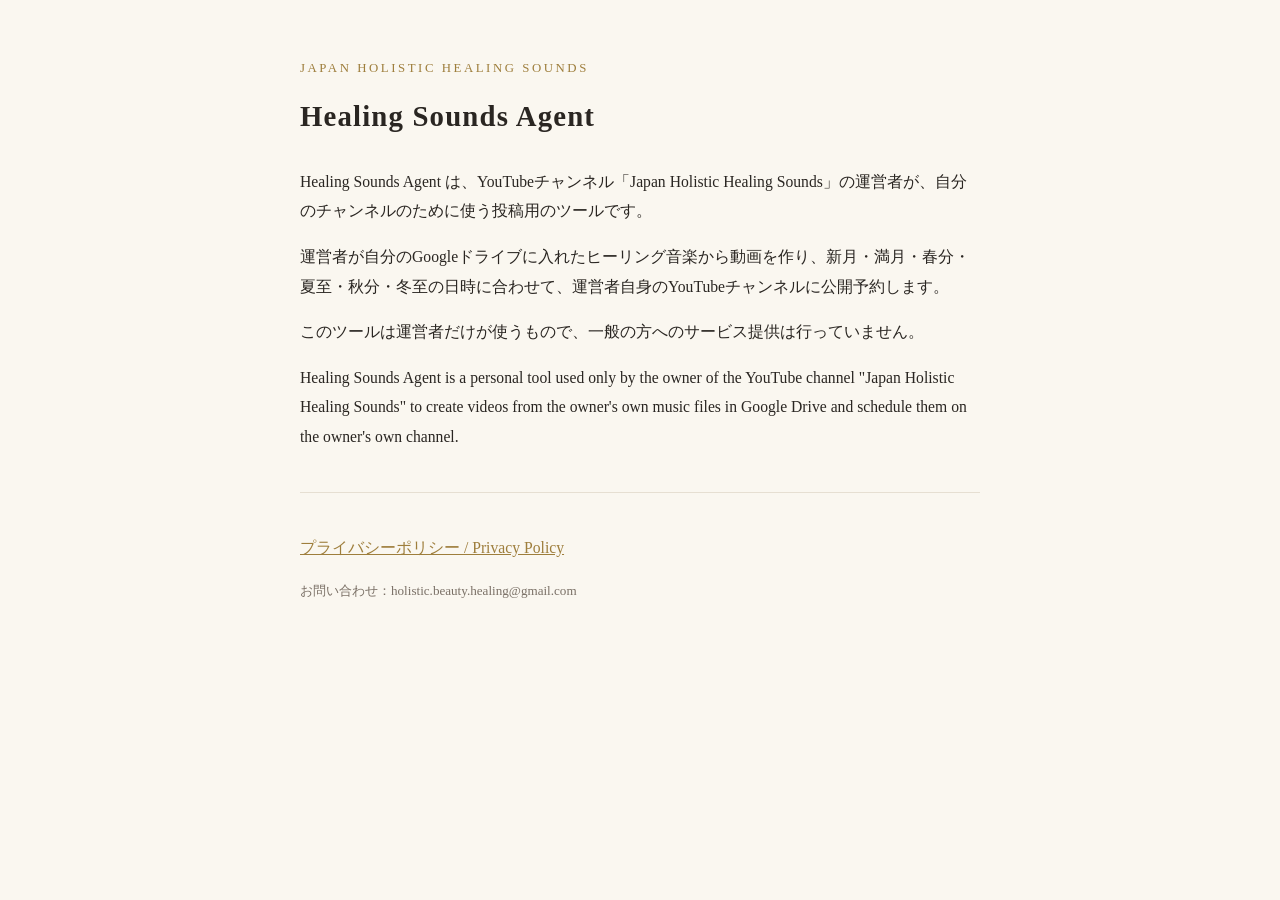
<file: index.html>
<!doctype html><html lang="ja"><head><meta charset="utf-8"><meta name="viewport" content="width=device-width,initial-scale=1">
<title>Healing Sounds Agent</title><link rel="stylesheet" href="style.css"></head><body><main>
<div class="eyebrow">Japan Holistic Healing Sounds</div>
<h1>Healing Sounds Agent</h1>
<p>Healing Sounds Agent は、YouTubeチャンネル「Japan Holistic Healing Sounds」の運営者が、自分のチャンネルのために使う投稿用のツールです。</p>
<p>運営者が自分のGoogleドライブに入れたヒーリング音楽から動画を作り、新月・満月・春分・夏至・秋分・冬至の日時に合わせて、運営者自身のYouTubeチャンネルに公開予約します。</p>
<p>このツールは運営者だけが使うもので、一般の方へのサービス提供は行っていません。</p>
<p>Healing Sounds Agent is a personal tool used only by the owner of the YouTube channel "Japan Holistic Healing Sounds" to create videos from the owner's own music files in Google Drive and schedule them on the owner's own channel.</p>
<hr>
<p><a href="privacy.html">プライバシーポリシー / Privacy Policy</a></p>
<footer>お問い合わせ：holistic.beauty.healing@gmail.com</footer>
</main></body></html>
</file>
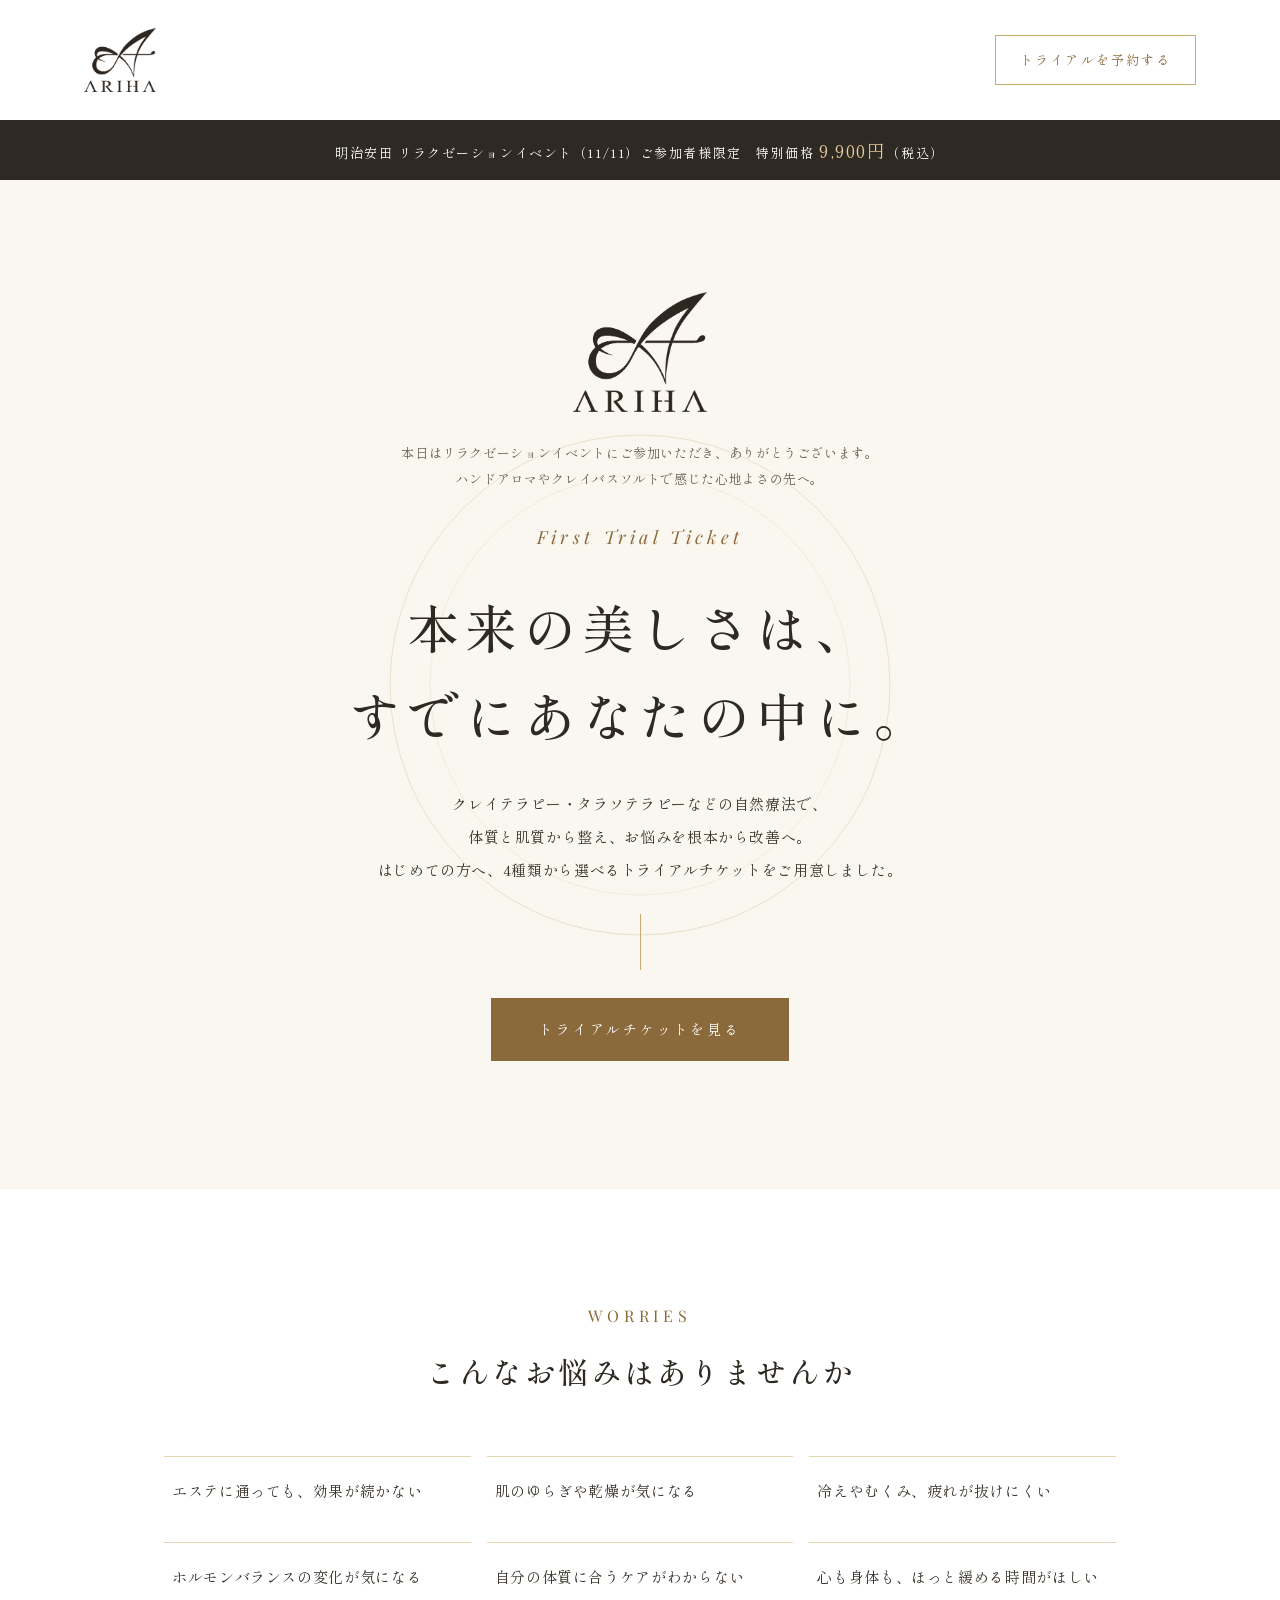
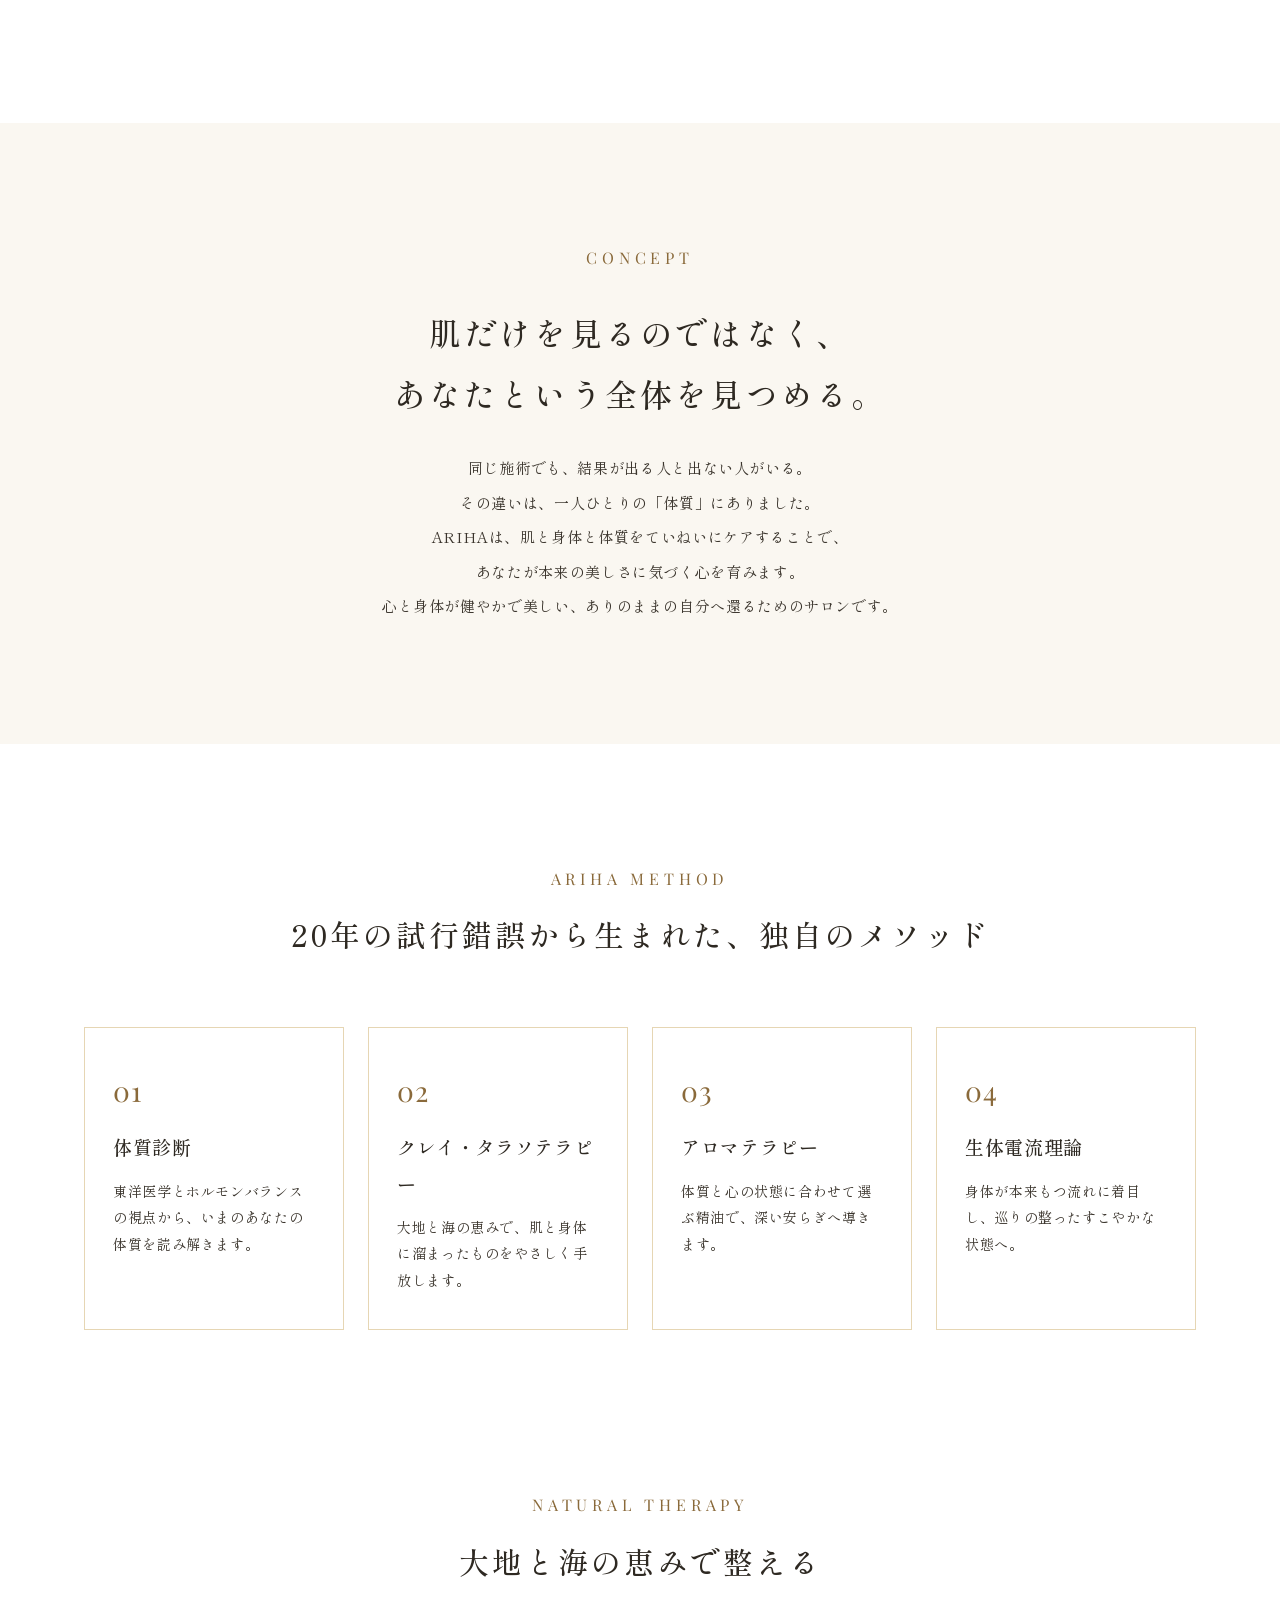
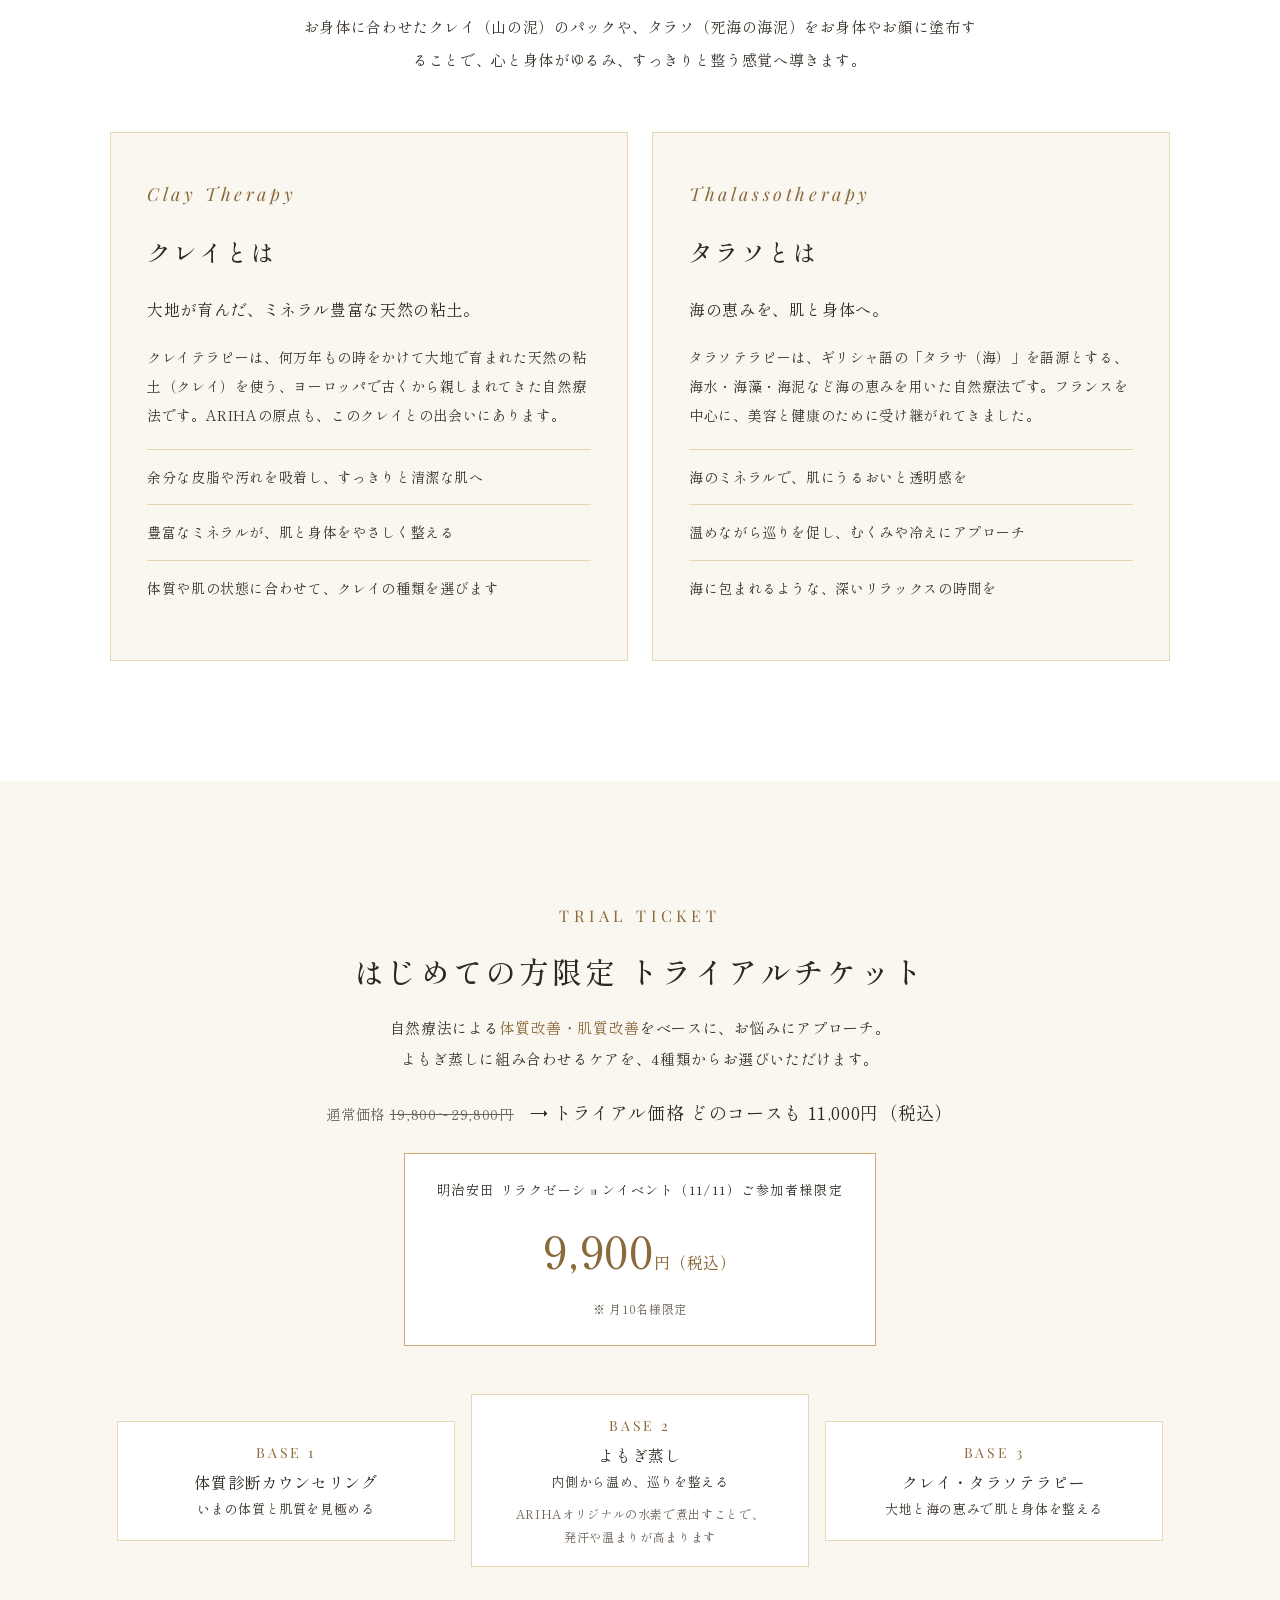
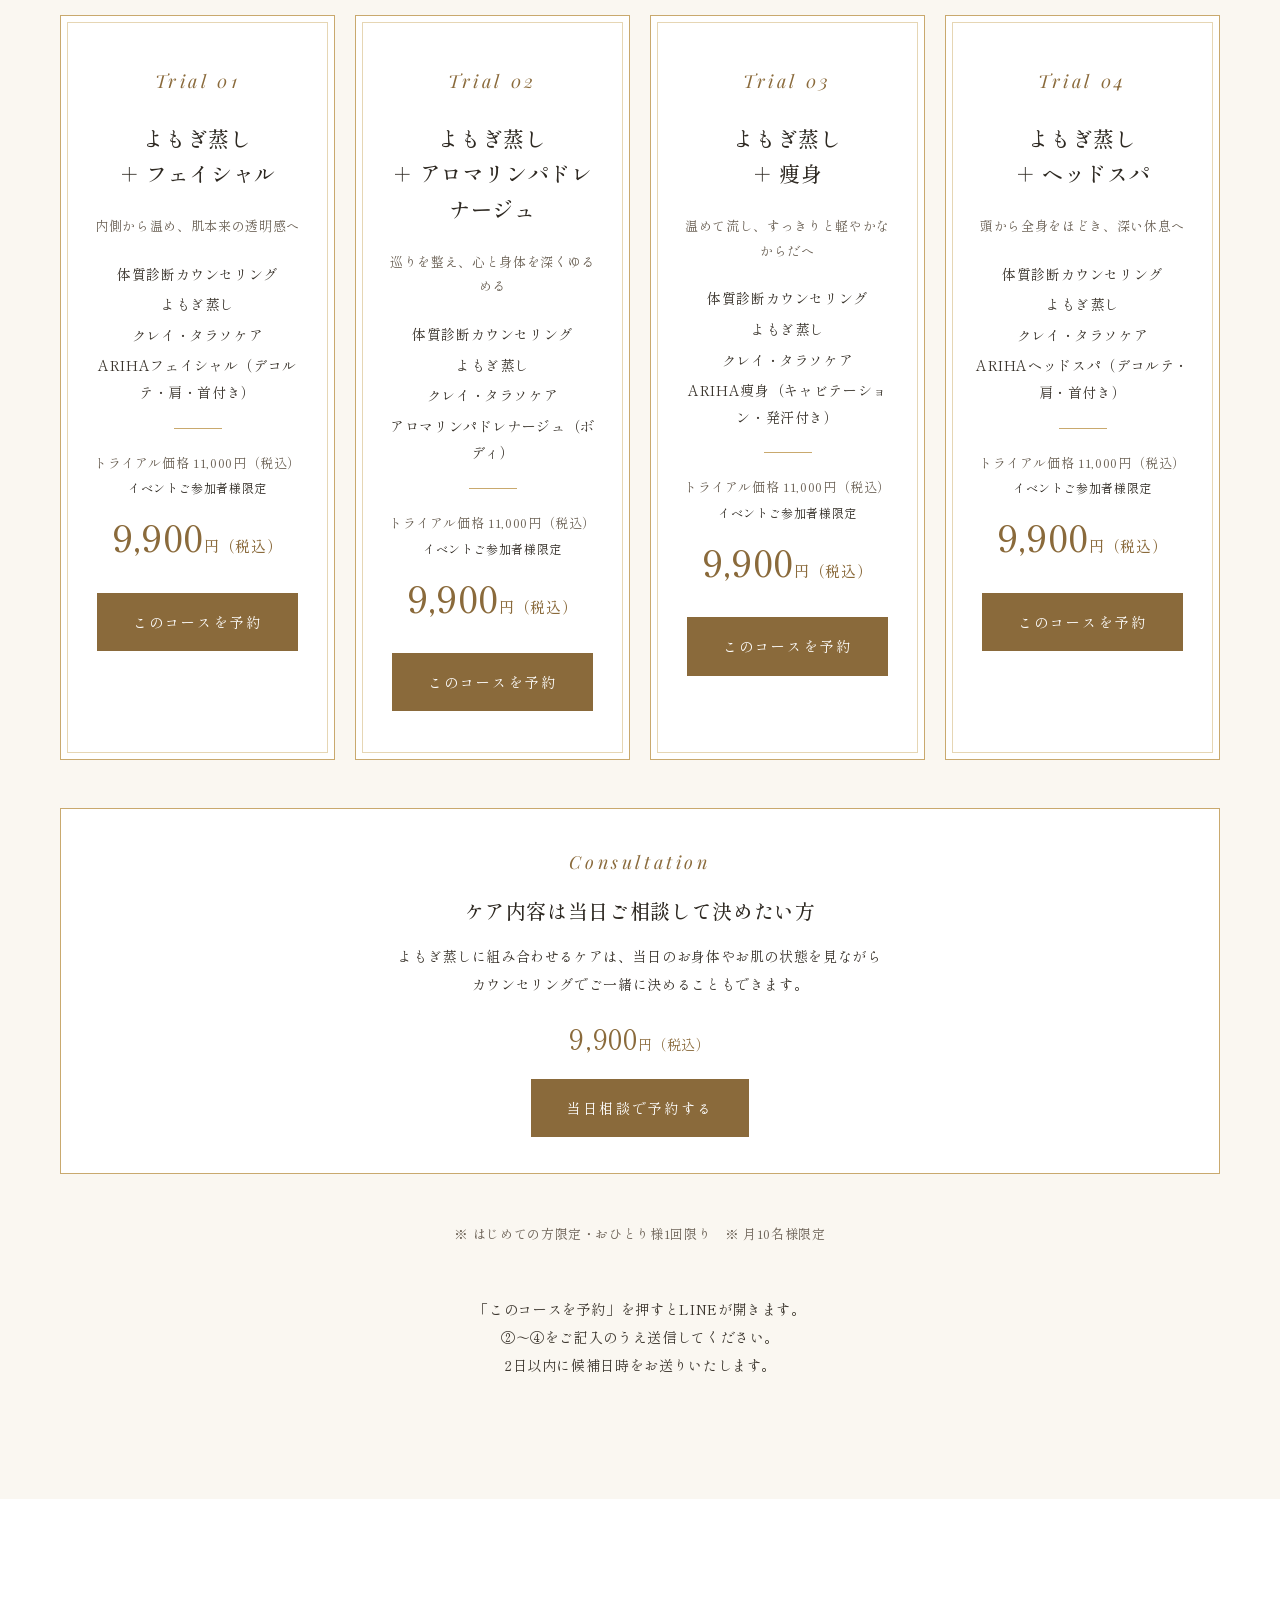
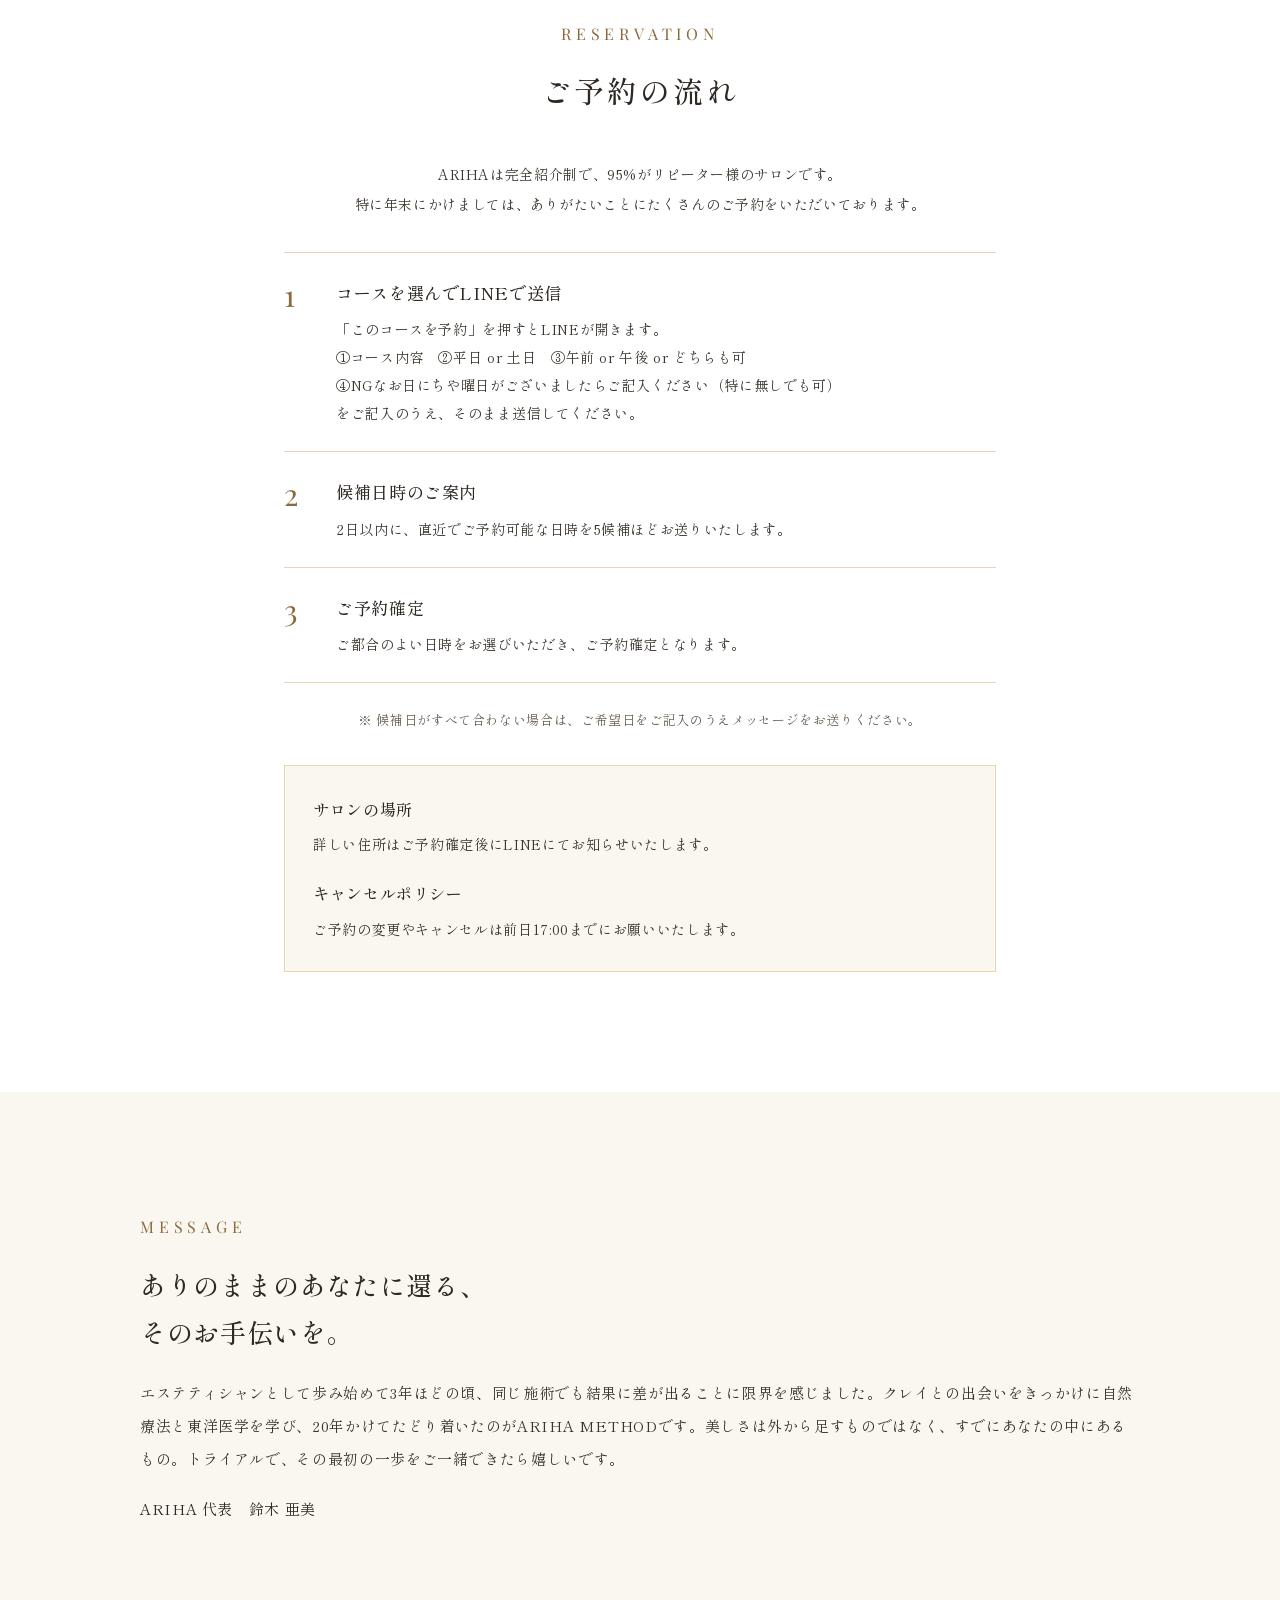
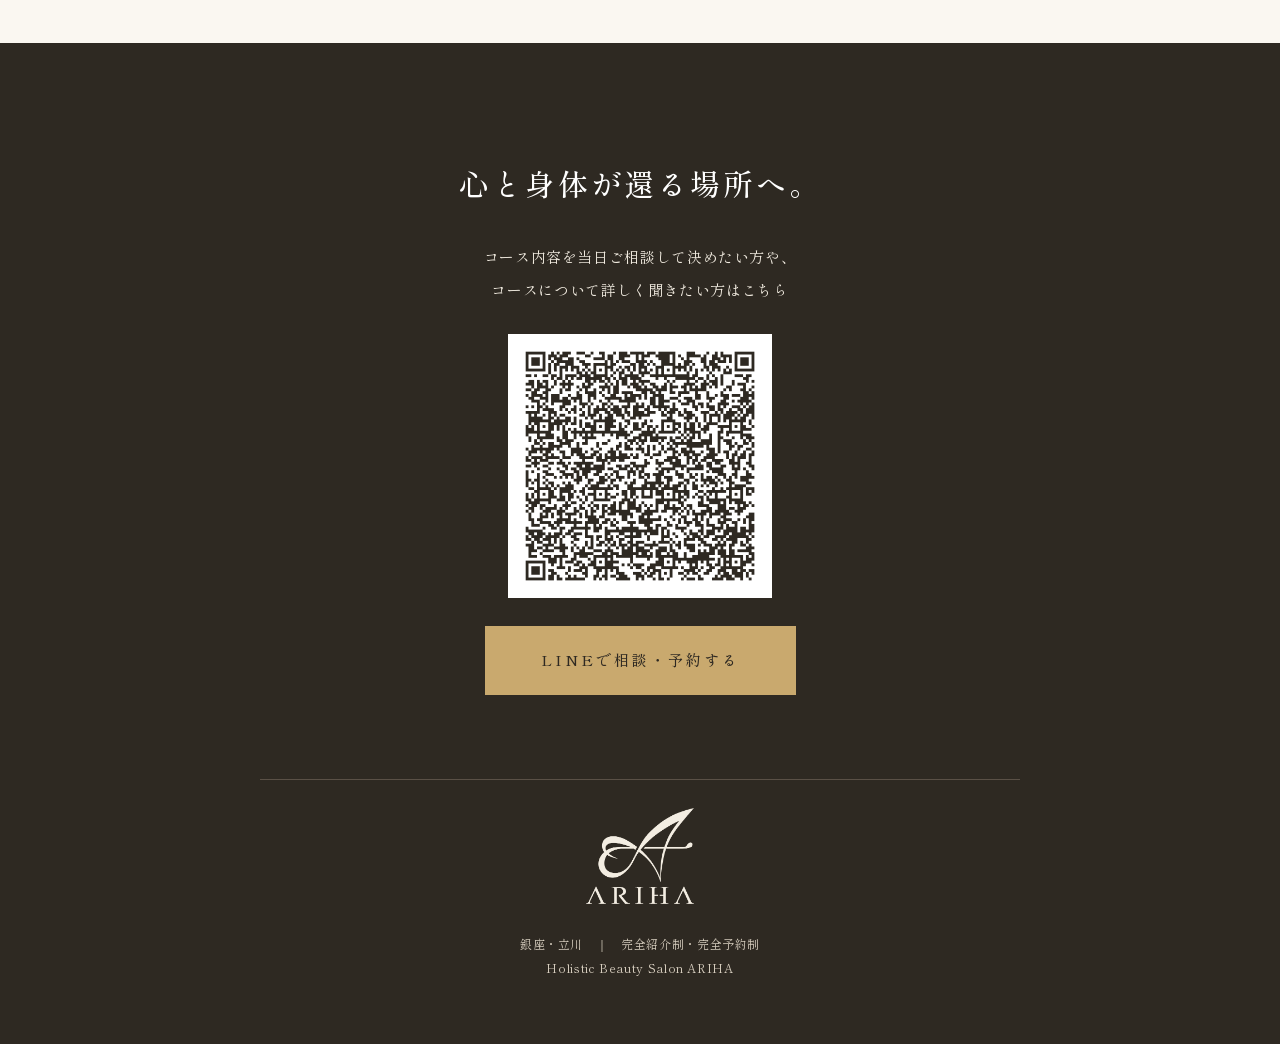
<file: trial/index.html>
<!doctype html>
<html lang="ja">
<head>
<meta charset="utf-8">
<meta name="viewport" content="width=device-width, initial-scale=1">
<meta name="robots" content="noindex">
<title>ARIHA トライアルチケット｜よもぎ蒸し＆トリートメント</title>
<meta name="description" content="クレイテラピー・タラソテラピーなどの自然療法で体質と肌質から整える、ホリスティックビューティーサロンARIHAのトライアルチケット。">
<link rel="preconnect" href="https://fonts.googleapis.com">
<link rel="stylesheet" href="https://fonts.googleapis.com/css2?family=Playfair+Display:ital,wght@0,400;0,500;1,400&amp;family=Shippori+Mincho:wght@400;500;600&amp;family=Noto+Sans+JP:wght@300;400;500&amp;display=swap">
<style>
body{margin:0;background:#FFFFFF}
a{color:#8A6A3B}a:hover{color:#6E5430}
</style>
<style>html{scroll-behavior:smooth}img{max-width:100%}</style>
</head>
<body>
<div style="width: 100%; background: #FFFFFF; color: #3A342C; font-family: 'Shippori Mincho', serif; font-weight: 400; line-height: 1.9; letter-spacing: 0.04em">

<!-- Header -->
<header style="display: flex; justify-content: space-between; align-items: center; flex-wrap: wrap; gap: 16px; max-width: 1160px; margin: 0 auto; padding: 28px 24px; box-sizing: border-box">
<img src="logo-warmblack.png" alt="ARIHA" style="height: 64px; width: auto">
<a href="#ticket" style="font-size: 13px; letter-spacing: 0.16em; text-decoration: none; color: #8A6A3B; border: 1px solid #C9A96E; padding: 12px 24px; min-height: 44px; box-sizing: border-box; display: inline-flex; align-items: center">トライアルを予約する</a>
</header>

<!-- Event band -->
<div style="background: #2E2922; color: #FFFFFF; padding: 14px 24px; text-align: center; font-size: 13px; letter-spacing: 0.12em; line-height: 1.8">明治安田 リラクゼーションイベント（11/11）ご参加者様限定　特別価格 <span style="font-family: 'Shippori Mincho', serif; font-size: 18px; color: #E3CC9C">9,900円</span>（税込）</div>

<!-- Hero -->
<section style="background: #FAF7F1; padding: 112px 24px 128px; text-align: center; position: relative; overflow: hidden">
<svg aria-hidden="true" width="520" height="520" viewBox="0 0 520 520" style="position: absolute; left: 50%; top: 50%; transform: translate(-50%, -50%); opacity: 0.55">
<circle cx="260" cy="260" r="250" fill="none" stroke="#D9C49A" stroke-width="0.8"></circle>
<circle cx="260" cy="260" r="210" fill="none" stroke="#E6D6B4" stroke-width="0.6"></circle>
</svg>
<div style="position: relative; display: flex; flex-direction: column; align-items: center; gap: 28px; max-width: 760px; margin: 0 auto">
<img src="logo-warmblack.png" alt="" aria-hidden="true" style="height: 120px; width: auto">
<p style="margin: 0; font-size: 13px; line-height: 2; color: #6B6155">本日はリラクゼーションイベントにご参加いただき、ありがとうございます。<br>ハンドアロマやクレイバスソルトで感じた心地よさの先へ。</p>
<p style="margin: 0; font-family: 'Playfair Display', serif; font-style: italic; font-size: 18px; letter-spacing: 0.24em; color: #8A6A3B">First Trial Ticket</p>
<h1 style="margin: 0; font-family: 'Shippori Mincho', serif; font-weight: 500; font-size: clamp(30px, 5vw, 52px); line-height: 1.7; letter-spacing: 0.12em; color: #2E2922">本来の美しさは、<br>すでにあなたの中に。</h1>
<p style="margin: 0; font-size: 15px; line-height: 2.2; max-width: 560px">クレイテラピー・タラソテラピーなどの自然療法で、<br>体質と肌質から整え、お悩みを根本から改善へ。<br>はじめての方へ、4種類から選べるトライアルチケットをご用意しました。</p>
<div style="width: 1px; height: 56px; background: #C9A96E"></div>
<a href="#ticket" style="background: #8A6A3B; color: #FFFFFF; text-decoration: none; font-size: 14px; letter-spacing: 0.2em; padding: 18px 48px; min-height: 44px; box-sizing: border-box; display: inline-flex; align-items: center">トライアルチケットを見る</a>
</div>
</section>

<!-- Worries -->
<section style="padding: 112px 24px; max-width: 1000px; margin: 0 auto; box-sizing: border-box">
<div style="text-align: center; display: flex; flex-direction: column; align-items: center; gap: 12px; margin-bottom: 56px">
<p style="margin: 0; font-family: 'Playfair Display', serif; font-size: 16px; letter-spacing: 0.3em; color: #8A6A3B">WORRIES</p>
<h2 style="margin: 0; font-family: 'Shippori Mincho', serif; font-weight: 500; font-size: clamp(22px, 3vw, 30px); letter-spacing: 0.1em; color: #2E2922">こんなお悩みはありませんか</h2>
</div>
<div style="display: grid; grid-template-columns: repeat(auto-fit, minmax(260px, 1fr)); gap: 16px">
<div style="border-top: 1px solid #E6D6B4; padding: 20px 8px; font-size: 15px">エステに通っても、効果が続かない</div>
<div style="border-top: 1px solid #E6D6B4; padding: 20px 8px; font-size: 15px">肌のゆらぎや乾燥が気になる</div>
<div style="border-top: 1px solid #E6D6B4; padding: 20px 8px; font-size: 15px">冷えやむくみ、疲れが抜けにくい</div>
<div style="border-top: 1px solid #E6D6B4; padding: 20px 8px; font-size: 15px">ホルモンバランスの変化が気になる</div>
<div style="border-top: 1px solid #E6D6B4; padding: 20px 8px; font-size: 15px">自分の体質に合うケアがわからない</div>
<div style="border-top: 1px solid #E6D6B4; padding: 20px 8px; font-size: 15px">心も身体も、ほっと緩める時間がほしい</div>
</div>
</section>

<!-- Concept -->
<section style="background: #FAF7F1; padding: 120px 24px">
<div style="max-width: 760px; margin: 0 auto; text-align: center; display: flex; flex-direction: column; align-items: center; gap: 28px">
<p style="margin: 0; font-family: 'Playfair Display', serif; font-size: 16px; letter-spacing: 0.3em; color: #8A6A3B">CONCEPT</p>
<h2 style="margin: 0; font-family: 'Shippori Mincho', serif; font-weight: 500; font-size: clamp(22px, 3vw, 32px); line-height: 1.9; letter-spacing: 0.1em; color: #2E2922">肌だけを見るのではなく、<br>あなたという全体を見つめる。</h2>
<p style="margin: 0; font-size: 15px; line-height: 2.3">同じ施術でも、結果が出る人と出ない人がいる。<br>その違いは、一人ひとりの「体質」にありました。<br>ARIHAは、肌と身体と体質をていねいにケアすることで、<br>あなたが本来の美しさに気づく心を育みます。<br>心と身体が健やかで美しい、ありのままの自分へ還るためのサロンです。</p>
</div>
</section>

<!-- Method -->
<section style="padding: 120px 24px; max-width: 1160px; margin: 0 auto; box-sizing: border-box">
<div style="text-align: center; display: flex; flex-direction: column; align-items: center; gap: 12px; margin-bottom: 64px">
<p style="margin: 0; font-family: 'Playfair Display', serif; font-size: 16px; letter-spacing: 0.3em; color: #8A6A3B">ARIHA METHOD</p>
<h2 style="margin: 0; font-family: 'Shippori Mincho', serif; font-weight: 500; font-size: clamp(22px, 3vw, 30px); letter-spacing: 0.1em; color: #2E2922">20年の試行錯誤から生まれた、独自のメソッド</h2>
</div>
<div style="display: grid; grid-template-columns: repeat(auto-fit, minmax(240px, 1fr)); gap: 24px">
<div style="border: 1px solid #E6D6B4; padding: 36px 28px; display: flex; flex-direction: column; gap: 12px">
<p style="margin: 0; font-family: 'Playfair Display', serif; font-size: 28px; color: #8A6A3B">01</p>
<h3 style="margin: 0; font-family: 'Shippori Mincho', serif; font-weight: 500; font-size: 19px; color: #2E2922">体質診断</h3>
<p style="margin: 0; font-size: 14px">東洋医学とホルモンバランスの視点から、いまのあなたの体質を読み解きます。</p>
</div>
<div style="border: 1px solid #E6D6B4; padding: 36px 28px; display: flex; flex-direction: column; gap: 12px">
<p style="margin: 0; font-family: 'Playfair Display', serif; font-size: 28px; color: #8A6A3B">02</p>
<h3 style="margin: 0; font-family: 'Shippori Mincho', serif; font-weight: 500; font-size: 19px; color: #2E2922">クレイ・タラソテラピー</h3>
<p style="margin: 0; font-size: 14px">大地と海の恵みで、肌と身体に溜まったものをやさしく手放します。</p>
</div>
<div style="border: 1px solid #E6D6B4; padding: 36px 28px; display: flex; flex-direction: column; gap: 12px">
<p style="margin: 0; font-family: 'Playfair Display', serif; font-size: 28px; color: #8A6A3B">03</p>
<h3 style="margin: 0; font-family: 'Shippori Mincho', serif; font-weight: 500; font-size: 19px; color: #2E2922">アロマテラピー</h3>
<p style="margin: 0; font-size: 14px">体質と心の状態に合わせて選ぶ精油で、深い安らぎへ導きます。</p>
</div>
<div style="border: 1px solid #E6D6B4; padding: 36px 28px; display: flex; flex-direction: column; gap: 12px">
<p style="margin: 0; font-family: 'Playfair Display', serif; font-size: 28px; color: #8A6A3B">04</p>
<h3 style="margin: 0; font-family: 'Shippori Mincho', serif; font-weight: 500; font-size: 19px; color: #2E2922">生体電流理論</h3>
<p style="margin: 0; font-size: 14px">身体が本来もつ流れに着目し、巡りの整ったすこやかな状態へ。</p>
</div>
</div>
</section>

<!-- Natural therapy -->
<section style="background: #FFFFFF; padding: 40px 24px 120px">
<div style="max-width: 1060px; margin: 0 auto; display: flex; flex-direction: column; gap: 56px">
<div style="text-align: center; display: flex; flex-direction: column; align-items: center; gap: 12px">
<p style="margin: 0; font-family: 'Playfair Display', serif; font-size: 16px; letter-spacing: 0.3em; color: #8A6A3B">NATURAL THERAPY</p>
<h2 style="margin: 0; font-family: 'Shippori Mincho', serif; font-weight: 500; font-size: clamp(22px, 3vw, 30px); letter-spacing: 0.1em; color: #2E2922">大地と海の恵みで整える</h2>
<p style="margin: 8px 0 0; font-size: 15px; line-height: 2.2; max-width: 680px">お身体に合わせたクレイ（山の泥）のパックや、タラソ（死海の海泥）をお身体やお顔に塗布することで、心と身体がゆるみ、すっきりと整う感覚へ導きます。</p>
</div>
<div style="display: flex; flex-wrap: wrap; gap: 24px">
<div style="flex: 1 1 320px; min-width: 0; border: 1px solid #E6D6B4; background: #FAF7F1; padding: 44px 36px; box-sizing: border-box; display: flex; flex-direction: column; gap: 18px">
<p style="margin: 0; font-family: 'Playfair Display', serif; font-style: italic; font-size: 18px; letter-spacing: 0.2em; color: #8A6A3B">Clay Therapy</p>
<h3 style="margin: 0; font-family: 'Shippori Mincho', serif; font-weight: 500; font-size: 24px; letter-spacing: 0.08em; color: #2E2922">クレイとは</h3>
<p style="margin: 0; font-family: 'Shippori Mincho', serif; font-size: 16px; line-height: 2; color: #2E2922">大地が育んだ、ミネラル豊富な天然の粘土。</p>
<p style="margin: 0; font-size: 14px; line-height: 2.1">クレイテラピーは、何万年もの時をかけて大地で育まれた天然の粘土（クレイ）を使う、ヨーロッパで古くから親しまれてきた自然療法です。ARIHAの原点も、このクレイとの出会いにあります。</p>
<ul style="margin: 0; padding: 0; list-style: none">
<li style="padding: 14px 0; border-top: 1px solid #E6D6B4; font-size: 14px">余分な皮脂や汚れを吸着し、すっきりと清潔な肌へ</li>
<li style="padding: 14px 0; border-top: 1px solid #E6D6B4; font-size: 14px">豊富なミネラルが、肌と身体をやさしく整える</li>
<li style="padding: 14px 0; border-top: 1px solid #E6D6B4; font-size: 14px">体質や肌の状態に合わせて、クレイの種類を選びます</li>
</ul>
</div>
<div style="flex: 1 1 320px; min-width: 0; border: 1px solid #E6D6B4; background: #FAF7F1; padding: 44px 36px; box-sizing: border-box; display: flex; flex-direction: column; gap: 18px">
<p style="margin: 0; font-family: 'Playfair Display', serif; font-style: italic; font-size: 18px; letter-spacing: 0.2em; color: #8A6A3B">Thalassotherapy</p>
<h3 style="margin: 0; font-family: 'Shippori Mincho', serif; font-weight: 500; font-size: 24px; letter-spacing: 0.08em; color: #2E2922">タラソとは</h3>
<p style="margin: 0; font-family: 'Shippori Mincho', serif; font-size: 16px; line-height: 2; color: #2E2922">海の恵みを、肌と身体へ。</p>
<p style="margin: 0; font-size: 14px; line-height: 2.1">タラソテラピーは、ギリシャ語の「タラサ（海）」を語源とする、海水・海藻・海泥など海の恵みを用いた自然療法です。フランスを中心に、美容と健康のために受け継がれてきました。</p>
<ul style="margin: 0; padding: 0; list-style: none">
<li style="padding: 14px 0; border-top: 1px solid #E6D6B4; font-size: 14px">海のミネラルで、肌にうるおいと透明感を</li>
<li style="padding: 14px 0; border-top: 1px solid #E6D6B4; font-size: 14px">温めながら巡りを促し、むくみや冷えにアプローチ</li>
<li style="padding: 14px 0; border-top: 1px solid #E6D6B4; font-size: 14px">海に包まれるような、深いリラックスの時間を</li>
</ul>
</div>
</div>
</div>
</section>

<!-- Ticket -->
<section id="ticket" style="background: #FAF7F1; padding: 120px 24px">
<div style="max-width: 1160px; margin: 0 auto; display: flex; flex-direction: column; align-items: center; gap: 48px">
<div style="text-align: center; display: flex; flex-direction: column; align-items: center; gap: 12px">
<p style="margin: 0; font-family: 'Playfair Display', serif; font-size: 16px; letter-spacing: 0.3em; color: #8A6A3B">TRIAL TICKET</p>
<h2 style="margin: 0; font-family: 'Shippori Mincho', serif; font-weight: 500; font-size: clamp(22px, 3vw, 30px); letter-spacing: 0.1em; color: #2E2922">はじめての方限定 トライアルチケット</h2>
<p style="margin: 0; font-size: 15px; line-height: 2.1; text-align: center">自然療法による<span style="color: #8A6A3B">体質改善・肌質改善</span>をベースに、お悩みにアプローチ。<br>よもぎ蒸しに組み合わせるケアを、4種類からお選びいただけます。</p>
<div style="display: flex; flex-wrap: wrap; justify-content: center; align-items: baseline; gap: 8px 16px; margin-top: 8px">
<span style="font-size: 14px; color: #6B6155">通常価格 <span style="text-decoration: line-through">19,800〜29,800円</span></span>
<span style="font-family: 'Shippori Mincho', serif; font-size: 18px; color: #2E2922">→ トライアル価格 どのコースも 11,000円（税込）</span>
</div>
<div style="background: #FFFFFF; border: 1px solid #C9A96E; padding: 24px 32px; margin-top: 12px; display: flex; flex-direction: column; align-items: center; gap: 6px">
<span style="font-size: 13px; letter-spacing: 0.12em; color: #2E2922">明治安田 リラクゼーションイベント（11/11）ご参加者様限定</span>
<span style="font-family: 'Shippori Mincho', serif; font-size: 44px; font-weight: 500; color: #8A6A3B">9,900<span style="font-size: 16px">円（税込）</span></span>
<span style="font-size: 12px; color: #6B6155">※ 月10名様限定</span>
</div>
</div>
<div style="width: 100%; display: flex; flex-wrap: wrap; justify-content: center; align-items: center; gap: 16px">
<div style="background: #FFFFFF; border: 1px solid #E6D6B4; padding: 18px 28px; text-align: center; flex: 1 1 200px; max-width: 280px"><p style="margin: 0; font-family: 'Playfair Display', serif; font-size: 14px; letter-spacing: 0.2em; color: #8A6A3B">BASE 1</p><p style="margin: 0; font-family: 'Shippori Mincho', serif; font-size: 16px; color: #2E2922">体質診断カウンセリング</p><p style="margin: 0; font-size: 13px">いまの体質と肌質を見極める</p></div>
<div style="background: #FFFFFF; border: 1px solid #E6D6B4; padding: 18px 28px; text-align: center; flex: 1 1 200px; max-width: 280px"><p style="margin: 0; font-family: 'Playfair Display', serif; font-size: 14px; letter-spacing: 0.2em; color: #8A6A3B">BASE 2</p><p style="margin: 0; font-family: 'Shippori Mincho', serif; font-size: 16px; color: #2E2922">よもぎ蒸し</p><p style="margin: 0; font-size: 13px">内側から温め、巡りを整える</p><p style="margin: 8px 0 0; font-size: 12px; line-height: 1.9; color: #6B6155">ARIHAオリジナルの水素で煮出すことで、<br>発汗や温まりが高まります</p></div>
<div style="background: #FFFFFF; border: 1px solid #E6D6B4; padding: 18px 28px; text-align: center; flex: 1 1 200px; max-width: 280px"><p style="margin: 0; font-family: 'Playfair Display', serif; font-size: 14px; letter-spacing: 0.2em; color: #8A6A3B">BASE 3</p><p style="margin: 0; font-family: 'Shippori Mincho', serif; font-size: 16px; color: #2E2922">クレイ・タラソテラピー</p><p style="margin: 0; font-size: 13px">大地と海の恵みで肌と身体を整える</p></div>
</div>
<div style="width: 100%; display: grid; grid-template-columns: repeat(auto-fit, minmax(240px, 1fr)); gap: 20px">
<div style="background: #FFFFFF; border: 1px solid #C9A96E; outline: 1px solid #E6D6B4; outline-offset: -8px; padding: 48px 28px; box-sizing: border-box; display: flex; flex-direction: column; align-items: center; gap: 22px; text-align: center">
<p style="margin: 0; font-family: 'Playfair Display', serif; font-style: italic; font-size: 18px; letter-spacing: 0.2em; color: #8A6A3B">Trial 01</p>
<h3 style="margin: 0; font-family: 'Shippori Mincho', serif; font-weight: 500; font-size: 21px; line-height: 1.7; color: #2E2922">よもぎ蒸し<br>＋ フェイシャル</h3>
<p style="margin: 0; font-size: 13px; color: #6B6155">内側から温め、肌本来の透明感へ</p>
<div style="display: flex; flex-direction: column; gap: 4px; font-size: 14px">
<span>体質診断カウンセリング</span>
<span>よもぎ蒸し</span>
<span>クレイ・タラソケア</span>
<span>ARIHAフェイシャル（デコルテ・肩・首付き）</span>
</div>
<div style="width: 48px; height: 1px; background: #C9A96E"></div>
<div style="display: flex; flex-direction: column; align-items: center; gap: 2px">
<span style="font-size: 13px; color: #6B6155">トライアル価格 11,000円（税込）</span>
<span style="font-size: 12px; color: #2E2922">イベントご参加者様限定</span>
<span style="font-family: 'Shippori Mincho', serif; font-size: 36px; font-weight: 500; color: #8A6A3B">9,900<span style="font-size: 15px">円（税込）</span></span>
</div>
<a href="https://line.me/R/oaMessage/%40oql6655u/?%E3%80%90%E3%83%88%E3%83%A9%E3%82%A4%E3%82%A2%E3%83%AB%E4%BA%88%E7%B4%84%E5%B8%8C%E6%9C%9B%E3%80%91%0A%E2%91%A0%E3%82%B3%E3%83%BC%E3%82%B9%EF%BC%9A%E3%82%88%E3%82%82%E3%81%8E%E8%92%B8%E3%81%97%EF%BC%8B%E3%83%95%E3%82%A7%E3%82%A4%E3%82%B7%E3%83%A3%E3%83%AB%0A%E2%91%A1%E5%B9%B3%E6%97%A5%EF%BC%8F%E5%9C%9F%E6%97%A5%EF%BC%9A%0A%E2%91%A2%E5%8D%88%E5%89%8D%EF%BC%8F%E5%8D%88%E5%BE%8C%EF%BC%8F%E3%81%A9%E3%81%A1%E3%82%89%E3%82%82%E5%8F%AF%EF%BC%9A%0A%E2%91%A3NG%E3%81%AA%E3%81%8A%E6%97%A5%E3%81%AB%E3%81%A1%E3%83%BB%E6%9B%9C%E6%97%A5%EF%BC%8F%E7%89%B9%E3%81%AB%E7%84%A1%E3%81%97%EF%BC%9A" style="background: #8A6A3B; color: #FFFFFF; text-decoration: none; font-size: 14px; letter-spacing: 0.16em; padding: 16px 36px; min-height: 44px; box-sizing: border-box; display: inline-flex; align-items: center">このコースを予約</a>
</div>
<div style="background: #FFFFFF; border: 1px solid #C9A96E; outline: 1px solid #E6D6B4; outline-offset: -8px; padding: 48px 28px; box-sizing: border-box; display: flex; flex-direction: column; align-items: center; gap: 22px; text-align: center">
<p style="margin: 0; font-family: 'Playfair Display', serif; font-style: italic; font-size: 18px; letter-spacing: 0.2em; color: #8A6A3B">Trial 02</p>
<h3 style="margin: 0; font-family: 'Shippori Mincho', serif; font-weight: 500; font-size: 21px; line-height: 1.7; color: #2E2922">よもぎ蒸し<br>＋ アロマリンパドレナージュ</h3>
<p style="margin: 0; font-size: 13px; color: #6B6155">巡りを整え、心と身体を深くゆるめる</p>
<div style="display: flex; flex-direction: column; gap: 4px; font-size: 14px">
<span>体質診断カウンセリング</span>
<span>よもぎ蒸し</span>
<span>クレイ・タラソケア</span>
<span>アロマリンパドレナージュ（ボディ）</span>
</div>
<div style="width: 48px; height: 1px; background: #C9A96E"></div>
<div style="display: flex; flex-direction: column; align-items: center; gap: 2px">
<span style="font-size: 13px; color: #6B6155">トライアル価格 11,000円（税込）</span>
<span style="font-size: 12px; color: #2E2922">イベントご参加者様限定</span>
<span style="font-family: 'Shippori Mincho', serif; font-size: 36px; font-weight: 500; color: #8A6A3B">9,900<span style="font-size: 15px">円（税込）</span></span>
</div>
<a href="https://line.me/R/oaMessage/%40oql6655u/?%E3%80%90%E3%83%88%E3%83%A9%E3%82%A4%E3%82%A2%E3%83%AB%E4%BA%88%E7%B4%84%E5%B8%8C%E6%9C%9B%E3%80%91%0A%E2%91%A0%E3%82%B3%E3%83%BC%E3%82%B9%EF%BC%9A%E3%82%88%E3%82%82%E3%81%8E%E8%92%B8%E3%81%97%EF%BC%8B%E3%82%A2%E3%83%AD%E3%83%9E%E3%83%AA%E3%83%B3%E3%83%91%E3%83%89%E3%83%AC%E3%83%8A%E3%83%BC%E3%82%B8%E3%83%A5%0A%E2%91%A1%E5%B9%B3%E6%97%A5%EF%BC%8F%E5%9C%9F%E6%97%A5%EF%BC%9A%0A%E2%91%A2%E5%8D%88%E5%89%8D%EF%BC%8F%E5%8D%88%E5%BE%8C%EF%BC%8F%E3%81%A9%E3%81%A1%E3%82%89%E3%82%82%E5%8F%AF%EF%BC%9A%0A%E2%91%A3NG%E3%81%AA%E3%81%8A%E6%97%A5%E3%81%AB%E3%81%A1%E3%83%BB%E6%9B%9C%E6%97%A5%EF%BC%8F%E7%89%B9%E3%81%AB%E7%84%A1%E3%81%97%EF%BC%9A" style="background: #8A6A3B; color: #FFFFFF; text-decoration: none; font-size: 14px; letter-spacing: 0.16em; padding: 16px 36px; min-height: 44px; box-sizing: border-box; display: inline-flex; align-items: center">このコースを予約</a>
</div>
<div style="background: #FFFFFF; border: 1px solid #C9A96E; outline: 1px solid #E6D6B4; outline-offset: -8px; padding: 48px 28px; box-sizing: border-box; display: flex; flex-direction: column; align-items: center; gap: 22px; text-align: center">
<p style="margin: 0; font-family: 'Playfair Display', serif; font-style: italic; font-size: 18px; letter-spacing: 0.2em; color: #8A6A3B">Trial 03</p>
<h3 style="margin: 0; font-family: 'Shippori Mincho', serif; font-weight: 500; font-size: 21px; line-height: 1.7; color: #2E2922">よもぎ蒸し<br>＋ 痩身</h3>
<p style="margin: 0; font-size: 13px; color: #6B6155">温めて流し、すっきりと軽やかなからだへ</p>
<div style="display: flex; flex-direction: column; gap: 4px; font-size: 14px">
<span>体質診断カウンセリング</span>
<span>よもぎ蒸し</span>
<span>クレイ・タラソケア</span>
<span>ARIHA痩身（キャビテーション・発汗付き）</span>
</div>
<div style="width: 48px; height: 1px; background: #C9A96E"></div>
<div style="display: flex; flex-direction: column; align-items: center; gap: 2px">
<span style="font-size: 13px; color: #6B6155">トライアル価格 11,000円（税込）</span>
<span style="font-size: 12px; color: #2E2922">イベントご参加者様限定</span>
<span style="font-family: 'Shippori Mincho', serif; font-size: 36px; font-weight: 500; color: #8A6A3B">9,900<span style="font-size: 15px">円（税込）</span></span>
</div>
<a href="https://line.me/R/oaMessage/%40oql6655u/?%E3%80%90%E3%83%88%E3%83%A9%E3%82%A4%E3%82%A2%E3%83%AB%E4%BA%88%E7%B4%84%E5%B8%8C%E6%9C%9B%E3%80%91%0A%E2%91%A0%E3%82%B3%E3%83%BC%E3%82%B9%EF%BC%9A%E3%82%88%E3%82%82%E3%81%8E%E8%92%B8%E3%81%97%EF%BC%8B%E7%97%A9%E8%BA%AB%0A%E2%91%A1%E5%B9%B3%E6%97%A5%EF%BC%8F%E5%9C%9F%E6%97%A5%EF%BC%9A%0A%E2%91%A2%E5%8D%88%E5%89%8D%EF%BC%8F%E5%8D%88%E5%BE%8C%EF%BC%8F%E3%81%A9%E3%81%A1%E3%82%89%E3%82%82%E5%8F%AF%EF%BC%9A%0A%E2%91%A3NG%E3%81%AA%E3%81%8A%E6%97%A5%E3%81%AB%E3%81%A1%E3%83%BB%E6%9B%9C%E6%97%A5%EF%BC%8F%E7%89%B9%E3%81%AB%E7%84%A1%E3%81%97%EF%BC%9A" style="background: #8A6A3B; color: #FFFFFF; text-decoration: none; font-size: 14px; letter-spacing: 0.16em; padding: 16px 36px; min-height: 44px; box-sizing: border-box; display: inline-flex; align-items: center">このコースを予約</a>
</div>
<div style="background: #FFFFFF; border: 1px solid #C9A96E; outline: 1px solid #E6D6B4; outline-offset: -8px; padding: 48px 28px; box-sizing: border-box; display: flex; flex-direction: column; align-items: center; gap: 22px; text-align: center">
<p style="margin: 0; font-family: 'Playfair Display', serif; font-style: italic; font-size: 18px; letter-spacing: 0.2em; color: #8A6A3B">Trial 04</p>
<h3 style="margin: 0; font-family: 'Shippori Mincho', serif; font-weight: 500; font-size: 21px; line-height: 1.7; color: #2E2922">よもぎ蒸し<br>＋ ヘッドスパ</h3>
<p style="margin: 0; font-size: 13px; color: #6B6155">頭から全身をほどき、深い休息へ</p>
<div style="display: flex; flex-direction: column; gap: 4px; font-size: 14px">
<span>体質診断カウンセリング</span>
<span>よもぎ蒸し</span>
<span>クレイ・タラソケア</span>
<span>ARIHAヘッドスパ（デコルテ・肩・首付き）</span>
</div>
<div style="width: 48px; height: 1px; background: #C9A96E"></div>
<div style="display: flex; flex-direction: column; align-items: center; gap: 2px">
<span style="font-size: 13px; color: #6B6155">トライアル価格 11,000円（税込）</span>
<span style="font-size: 12px; color: #2E2922">イベントご参加者様限定</span>
<span style="font-family: 'Shippori Mincho', serif; font-size: 36px; font-weight: 500; color: #8A6A3B">9,900<span style="font-size: 15px">円（税込）</span></span>
</div>
<a href="https://line.me/R/oaMessage/%40oql6655u/?%E3%80%90%E3%83%88%E3%83%A9%E3%82%A4%E3%82%A2%E3%83%AB%E4%BA%88%E7%B4%84%E5%B8%8C%E6%9C%9B%E3%80%91%0A%E2%91%A0%E3%82%B3%E3%83%BC%E3%82%B9%EF%BC%9A%E3%82%88%E3%82%82%E3%81%8E%E8%92%B8%E3%81%97%EF%BC%8B%E3%83%98%E3%83%83%E3%83%89%E3%82%B9%E3%83%91%0A%E2%91%A1%E5%B9%B3%E6%97%A5%EF%BC%8F%E5%9C%9F%E6%97%A5%EF%BC%9A%0A%E2%91%A2%E5%8D%88%E5%89%8D%EF%BC%8F%E5%8D%88%E5%BE%8C%EF%BC%8F%E3%81%A9%E3%81%A1%E3%82%89%E3%82%82%E5%8F%AF%EF%BC%9A%0A%E2%91%A3NG%E3%81%AA%E3%81%8A%E6%97%A5%E3%81%AB%E3%81%A1%E3%83%BB%E6%9B%9C%E6%97%A5%EF%BC%8F%E7%89%B9%E3%81%AB%E7%84%A1%E3%81%97%EF%BC%9A" style="background: #8A6A3B; color: #FFFFFF; text-decoration: none; font-size: 14px; letter-spacing: 0.16em; padding: 16px 36px; min-height: 44px; box-sizing: border-box; display: inline-flex; align-items: center">このコースを予約</a>
</div>
</div>
<div style="width: 100%; background: #FFFFFF; border: 1px solid #C9A96E; padding: 36px 28px; box-sizing: border-box; display: flex; flex-direction: column; align-items: center; gap: 14px; text-align: center">
<p style="margin: 0; font-family: 'Playfair Display', serif; font-style: italic; font-size: 18px; letter-spacing: 0.2em; color: #8A6A3B">Consultation</p>
<h3 style="margin: 0; font-family: 'Shippori Mincho', serif; font-weight: 500; font-size: 20px; line-height: 1.7; color: #2E2922">ケア内容は当日ご相談して決めたい方</h3>
<p style="margin: 0; font-size: 14px; line-height: 2">よもぎ蒸しに組み合わせるケアは、当日のお身体やお肌の状態を見ながら<br>カウンセリングでご一緒に決めることもできます。</p>
<p style="margin: 0; font-family: 'Shippori Mincho', serif; font-size: 28px; color: #8A6A3B">9,900<span style="font-size: 14px">円（税込）</span></p>
<a href="https://line.me/R/oaMessage/%40oql6655u/?%E3%80%90%E3%83%88%E3%83%A9%E3%82%A4%E3%82%A2%E3%83%AB%E4%BA%88%E7%B4%84%E5%B8%8C%E6%9C%9B%E3%80%91%0A%E2%91%A0%E3%82%B3%E3%83%BC%E3%82%B9%EF%BC%9A%E3%82%88%E3%82%82%E3%81%8E%E8%92%B8%E3%81%97%EF%BC%8B%E5%BD%93%E6%97%A5%E7%9B%B8%E8%AB%87%E3%81%97%E3%81%A6%E6%B1%BA%E3%82%81%E3%81%9F%E3%81%84%0A%E2%91%A1%E5%B9%B3%E6%97%A5%EF%BC%8F%E5%9C%9F%E6%97%A5%EF%BC%9A%0A%E2%91%A2%E5%8D%88%E5%89%8D%EF%BC%8F%E5%8D%88%E5%BE%8C%EF%BC%8F%E3%81%A9%E3%81%A1%E3%82%89%E3%82%82%E5%8F%AF%EF%BC%9A%0A%E2%91%A3NG%E3%81%AA%E3%81%8A%E6%97%A5%E3%81%AB%E3%81%A1%E3%83%BB%E6%9B%9C%E6%97%A5%EF%BC%8F%E7%89%B9%E3%81%AB%E7%84%A1%E3%81%97%EF%BC%9A" style="background: #8A6A3B; color: #FFFFFF; text-decoration: none; font-size: 14px; letter-spacing: 0.16em; padding: 16px 36px; min-height: 44px; box-sizing: border-box; display: inline-flex; align-items: center">当日相談で予約する</a>
</div>
<p style="margin: 0; font-size: 13px; color: #6B6155; text-align: center">※ はじめての方限定・おひとり様1回限り　※ 月10名様限定</p>
<p style="margin: 0; font-size: 14px; text-align: center; line-height: 2">「このコースを予約」を押すとLINEが開きます。<br>②〜④をご記入のうえ送信してください。<br>2日以内に候補日時をお送りいたします。</p>
</div>
</section>

<!-- Flow -->
<section style="padding: 120px 24px; max-width: 760px; margin: 0 auto; box-sizing: border-box">
<div style="text-align: center; display: flex; flex-direction: column; align-items: center; gap: 12px; margin-bottom: 40px">
<p style="margin: 0; font-family: 'Playfair Display', serif; font-size: 16px; letter-spacing: 0.3em; color: #8A6A3B">RESERVATION</p>
<h2 style="margin: 0; font-family: 'Shippori Mincho', serif; font-weight: 500; font-size: clamp(22px, 3vw, 30px); letter-spacing: 0.1em; color: #2E2922">ご予約の流れ</h2>
</div>
<p style="margin: 0 0 32px; font-size: 14px; line-height: 2.2; text-align: center">ARIHAは完全紹介制で、95%がリピーター様のサロンです。<br>特に年末にかけましては、ありがたいことにたくさんのご予約をいただいております。</p>
<div style="display: flex; flex-direction: column; border-bottom: 1px solid #E6D6B4">
<div style="display: flex; gap: 20px; align-items: flex-start; padding: 24px 0; border-top: 1px solid #E6D6B4">
<p style="margin: 0; font-family: 'Playfair Display', serif; font-size: 30px; line-height: 1.2; color: #8A6A3B; min-width: 32px">1</p>
<div style="display: flex; flex-direction: column; gap: 6px"><h3 style="margin: 0; font-family: 'Shippori Mincho', serif; font-weight: 500; font-size: 17px; color: #2E2922">コースを選んでLINEで送信</h3><p style="margin: 0; font-size: 14px; line-height: 2">「このコースを予約」を押すとLINEが開きます。<br>①コース内容　②平日 or 土日　③午前 or 午後 or どちらも可<br>④NGなお日にちや曜日がございましたらご記入ください（特に無しでも可）<br>をご記入のうえ、そのまま送信してください。</p></div>
</div>
<div style="display: flex; gap: 20px; align-items: flex-start; padding: 24px 0; border-top: 1px solid #E6D6B4">
<p style="margin: 0; font-family: 'Playfair Display', serif; font-size: 30px; line-height: 1.2; color: #8A6A3B; min-width: 32px">2</p>
<div style="display: flex; flex-direction: column; gap: 6px"><h3 style="margin: 0; font-family: 'Shippori Mincho', serif; font-weight: 500; font-size: 17px; color: #2E2922">候補日時のご案内</h3><p style="margin: 0; font-size: 14px; line-height: 2">2日以内に、直近でご予約可能な日時を5候補ほどお送りいたします。</p></div>
</div>
<div style="display: flex; gap: 20px; align-items: flex-start; padding: 24px 0; border-top: 1px solid #E6D6B4">
<p style="margin: 0; font-family: 'Playfair Display', serif; font-size: 30px; line-height: 1.2; color: #8A6A3B; min-width: 32px">3</p>
<div style="display: flex; flex-direction: column; gap: 6px"><h3 style="margin: 0; font-family: 'Shippori Mincho', serif; font-weight: 500; font-size: 17px; color: #2E2922">ご予約確定</h3><p style="margin: 0; font-size: 14px; line-height: 2">ご都合のよい日時をお選びいただき、ご予約確定となります。</p></div>
</div>
</div>
<p style="margin: 24px 0 0; font-size: 13px; line-height: 2; color: #6B6155; text-align: center">※ 候補日がすべて合わない場合は、ご希望日をご記入のうえメッセージをお送りください。</p>
<div style="margin-top: 32px; background: #FAF7F1; border: 1px solid #E6D6B4; padding: 28px 28px; display: flex; flex-direction: column; gap: 20px">
<div style="display: flex; flex-direction: column; gap: 6px"><h3 style="margin: 0; font-family: 'Shippori Mincho', serif; font-weight: 500; font-size: 16px; color: #2E2922">サロンの場所</h3><p style="margin: 0; font-size: 14px; line-height: 2">詳しい住所はご予約確定後にLINEにてお知らせいたします。</p></div>
<div style="display: flex; flex-direction: column; gap: 6px"><h3 style="margin: 0; font-family: 'Shippori Mincho', serif; font-weight: 500; font-size: 16px; color: #2E2922">キャンセルポリシー</h3><p style="margin: 0; font-size: 14px; line-height: 2">ご予約の変更やキャンセルは前日17:00までにお願いいたします。</p></div>
</div>
</section>

<!-- Founder -->
<section style="background: #FAF7F1; padding: 120px 24px">
<div style="max-width: 1000px; margin: 0 auto; display: flex; flex-wrap: wrap; gap: 56px; align-items: center">
<div style="flex: 999 1 400px; min-width: 0; display: flex; flex-direction: column; gap: 20px">
<p style="margin: 0; font-family: 'Playfair Display', serif; font-size: 16px; letter-spacing: 0.3em; color: #8A6A3B">MESSAGE</p>
<h2 style="margin: 0; font-family: 'Shippori Mincho', serif; font-weight: 500; font-size: clamp(20px, 2.6vw, 26px); line-height: 1.8; color: #2E2922">ありのままのあなたに還る、<br>そのお手伝いを。</h2>
<p style="margin: 0; font-size: 15px; line-height: 2.2">エステティシャンとして歩み始めて3年ほどの頃、同じ施術でも結果に差が出ることに限界を感じました。クレイとの出会いをきっかけに自然療法と東洋医学を学び、20年かけてたどり着いたのがARIHA METHODです。美しさは外から足すものではなく、すでにあなたの中にあるもの。トライアルで、その最初の一歩をご一緒できたら嬉しいです。</p>
<p style="margin: 0; font-family: 'Shippori Mincho', serif; font-size: 15px; color: #2E2922">ARIHA 代表　鈴木 亜美</p>
</div>
</div>
</section>

<!-- Final CTA + Footer -->
<section style="background: #2E2922; color: #F3EDE2; padding: 112px 24px 64px; text-align: center">
<div style="max-width: 760px; margin: 0 auto; display: flex; flex-direction: column; align-items: center; gap: 28px">
<h2 style="margin: 0; font-family: 'Shippori Mincho', serif; font-weight: 500; font-size: clamp(22px, 3vw, 30px); line-height: 1.9; letter-spacing: 0.1em; color: #FFFFFF">心と身体が還る場所へ。</h2>
<p style="margin: 0; font-size: 15px; line-height: 2.2">コース内容を当日ご相談して決めたい方や、<br>コースについて詳しく聞きたい方はこちら</p>
<img src="line-qr-consult.png" alt="ARIHA LINE相談用QRコード" style="width: 240px; height: 240px; background: #FFFFFF; padding: 12px">
<a href="https://line.me/R/oaMessage/%40oql6655u/?%E3%80%90%E3%83%88%E3%83%A9%E3%82%A4%E3%82%A2%E3%83%AB%E4%BA%88%E7%B4%84%E5%B8%8C%E6%9C%9B%E3%83%BB%E3%81%94%E7%9B%B8%E8%AB%87%E3%80%91%0A%E2%91%A0%E3%82%B3%E3%83%BC%E3%82%B9%EF%BC%9A%E5%BD%93%E6%97%A5%E7%9B%B8%E8%AB%87%E3%81%97%E3%81%A6%E6%B1%BA%E3%82%81%E3%81%9F%E3%81%84%EF%BC%8F%E8%A9%B3%E3%81%97%E3%81%8F%E8%81%9E%E3%81%8D%E3%81%9F%E3%81%84%0A%E2%91%A1%E5%B9%B3%E6%97%A5%EF%BC%8F%E5%9C%9F%E6%97%A5%EF%BC%9A%0A%E2%91%A2%E5%8D%88%E5%89%8D%EF%BC%8F%E5%8D%88%E5%BE%8C%EF%BC%8F%E3%81%A9%E3%81%A1%E3%82%89%E3%82%82%E5%8F%AF%EF%BC%9A%0A%E2%91%A3NG%E3%81%AA%E3%81%8A%E6%97%A5%E3%81%AB%E3%81%A1%E3%83%BB%E6%9B%9C%E6%97%A5%EF%BC%8F%E7%89%B9%E3%81%AB%E7%84%A1%E3%81%97%EF%BC%9A%0A%E3%81%94%E8%B3%AA%E5%95%8F%E3%81%AA%E3%81%A9%EF%BC%9A" style="background: #C9A96E; color: #2E2922; text-decoration: none; font-size: 15px; font-weight: 500; letter-spacing: 0.2em; padding: 20px 56px; min-height: 44px; box-sizing: border-box; display: inline-flex; align-items: center">LINEで相談・予約する</a>
<div style="width: 100%; height: 1px; background: #5A5046; margin-top: 56px"></div>
<img src="logo-cream.png" alt="ARIHA" style="height: 96px; width: auto">
<p style="margin: 0; font-size: 12px; line-height: 2; color: #D8CFC0">銀座・立川　｜　完全紹介制・完全予約制<br>Holistic Beauty Salon ARIHA</p>
</div>
</section>

</div>
</body>
</html>
</file>
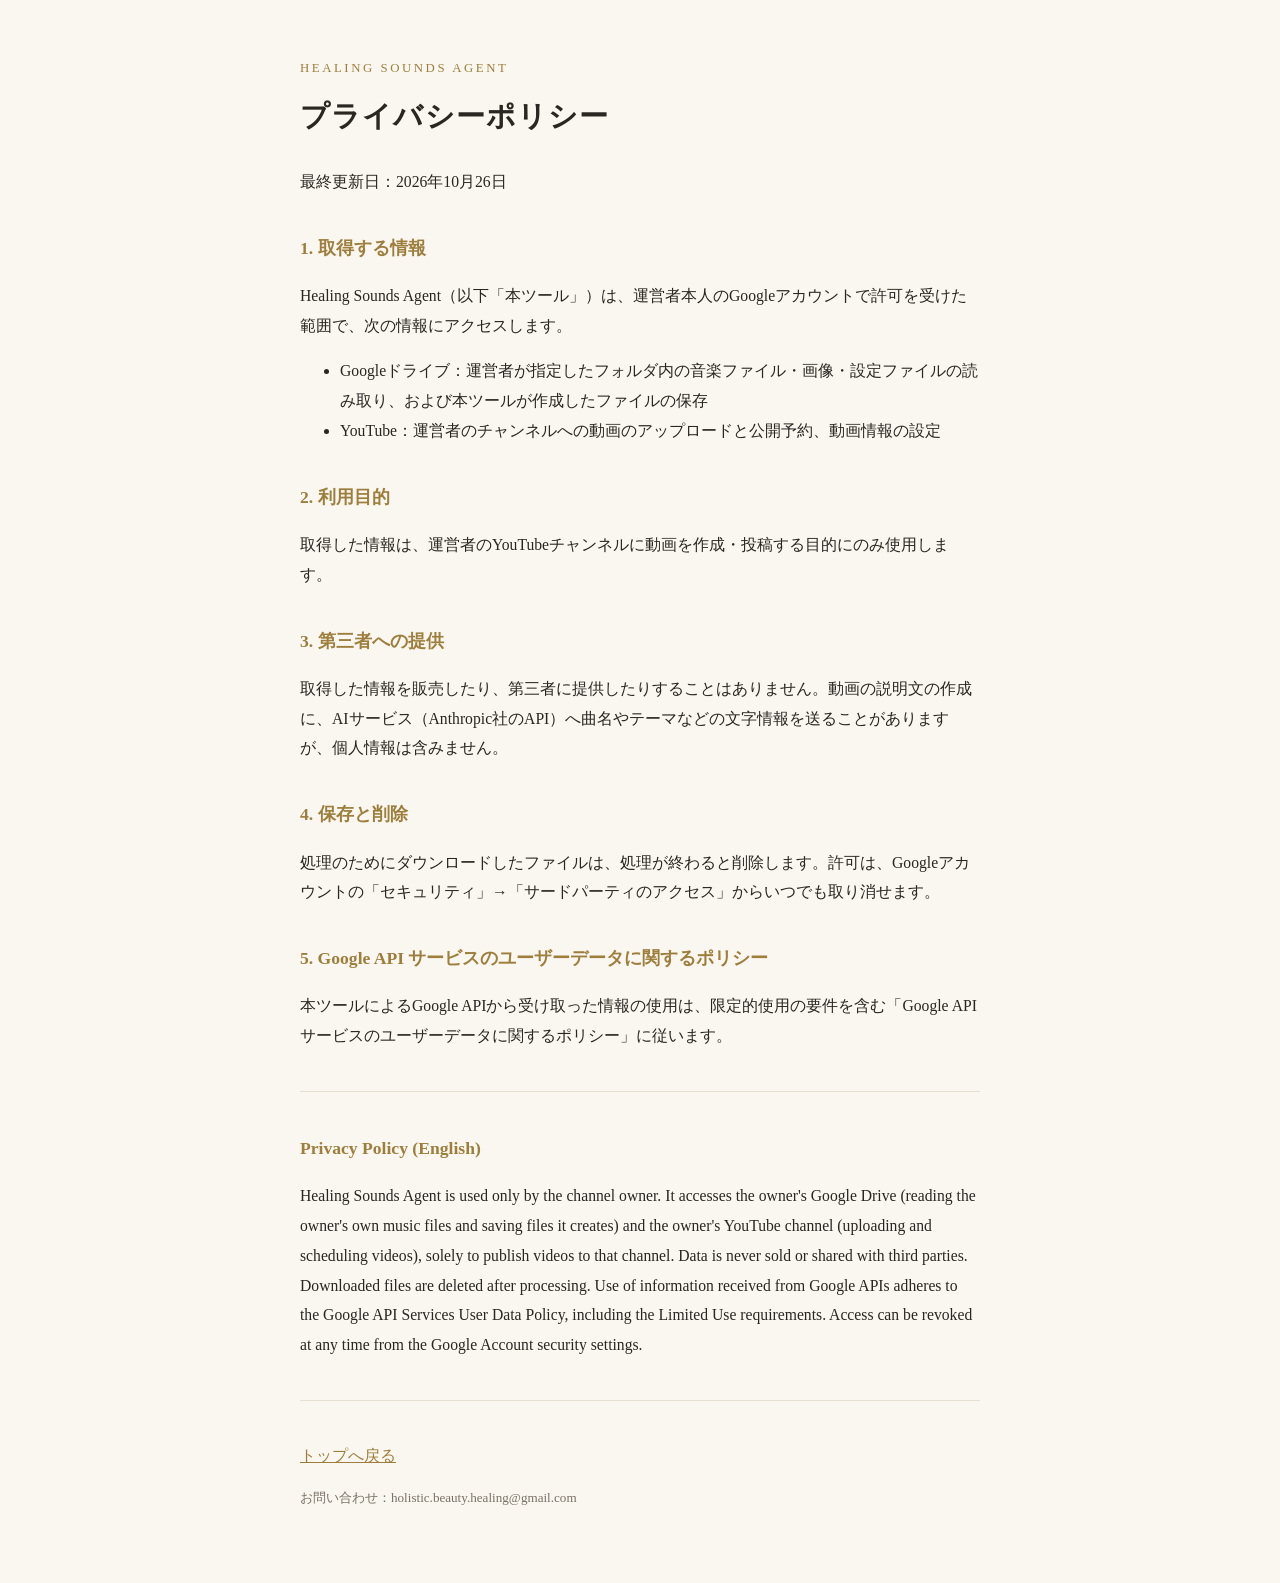
<file: privacy.html>
<!doctype html><html lang="ja"><head><meta charset="utf-8"><meta name="viewport" content="width=device-width,initial-scale=1">
<title>プライバシーポリシー｜Healing Sounds Agent</title><link rel="stylesheet" href="style.css"></head><body><main>
<div class="eyebrow">Healing Sounds Agent</div>
<h1>プライバシーポリシー</h1>
<p>最終更新日：2026年10月26日</p>
<h2>1. 取得する情報</h2>
<p>Healing Sounds Agent（以下「本ツール」）は、運営者本人のGoogleアカウントで許可を受けた範囲で、次の情報にアクセスします。</p>
<ul>
<li>Googleドライブ：運営者が指定したフォルダ内の音楽ファイル・画像・設定ファイルの読み取り、および本ツールが作成したファイルの保存</li>
<li>YouTube：運営者のチャンネルへの動画のアップロードと公開予約、動画情報の設定</li>
</ul>
<h2>2. 利用目的</h2>
<p>取得した情報は、運営者のYouTubeチャンネルに動画を作成・投稿する目的にのみ使用します。</p>
<h2>3. 第三者への提供</h2>
<p>取得した情報を販売したり、第三者に提供したりすることはありません。動画の説明文の作成に、AIサービス（Anthropic社のAPI）へ曲名やテーマなどの文字情報を送ることがありますが、個人情報は含みません。</p>
<h2>4. 保存と削除</h2>
<p>処理のためにダウンロードしたファイルは、処理が終わると削除します。許可は、Googleアカウントの「セキュリティ」→「サードパーティのアクセス」からいつでも取り消せます。</p>
<h2>5. Google API サービスのユーザーデータに関するポリシー</h2>
<p>本ツールによるGoogle APIから受け取った情報の使用は、限定的使用の要件を含む「Google API サービスのユーザーデータに関するポリシー」に従います。</p>
<hr>
<h2>Privacy Policy (English)</h2>
<p>Healing Sounds Agent is used only by the channel owner. It accesses the owner's Google Drive (reading the owner's own music files and saving files it creates) and the owner's YouTube channel (uploading and scheduling videos), solely to publish videos to that channel. Data is never sold or shared with third parties. Downloaded files are deleted after processing. Use of information received from Google APIs adheres to the Google API Services User Data Policy, including the Limited Use requirements. Access can be revoked at any time from the Google Account security settings.</p>
<hr>
<p><a href="index.html">トップへ戻る</a></p>
<footer>お問い合わせ：holistic.beauty.healing@gmail.com</footer>
</main></body></html>
</file>
<file: style.css>
:root{--bg:#FAF7F0;--fg:#2A2622;--muted:#7A7066;--gold:#9E7E3C;--line:#E6DFD2}
@media (prefers-color-scheme:dark){:root{--bg:#16140F;--fg:#F1ECE2;--muted:#A69C8E;--gold:#D4B675;--line:#3A342A}}
*{box-sizing:border-box}body{margin:0;background:var(--bg);color:var(--fg);font-family:"Hiragino Mincho ProN","Yu Mincho",serif;line-height:1.9}
main{max-width:720px;margin:0 auto;padding:56px 20px 72px}
.eyebrow{color:var(--gold);letter-spacing:.2em;font-size:.8rem;text-transform:uppercase}
h1{font-weight:600;font-size:1.8rem;margin:.3em 0 .8em;letter-spacing:.04em}
h2{font-size:1.1rem;margin:2em 0 .4em;color:var(--gold);font-weight:600}
p,li{font-size:.98rem}a{color:var(--gold)}
hr{border:0;border-top:1px solid var(--line);margin:2.5em 0}
footer{color:var(--muted);font-size:.82rem}
</file>
